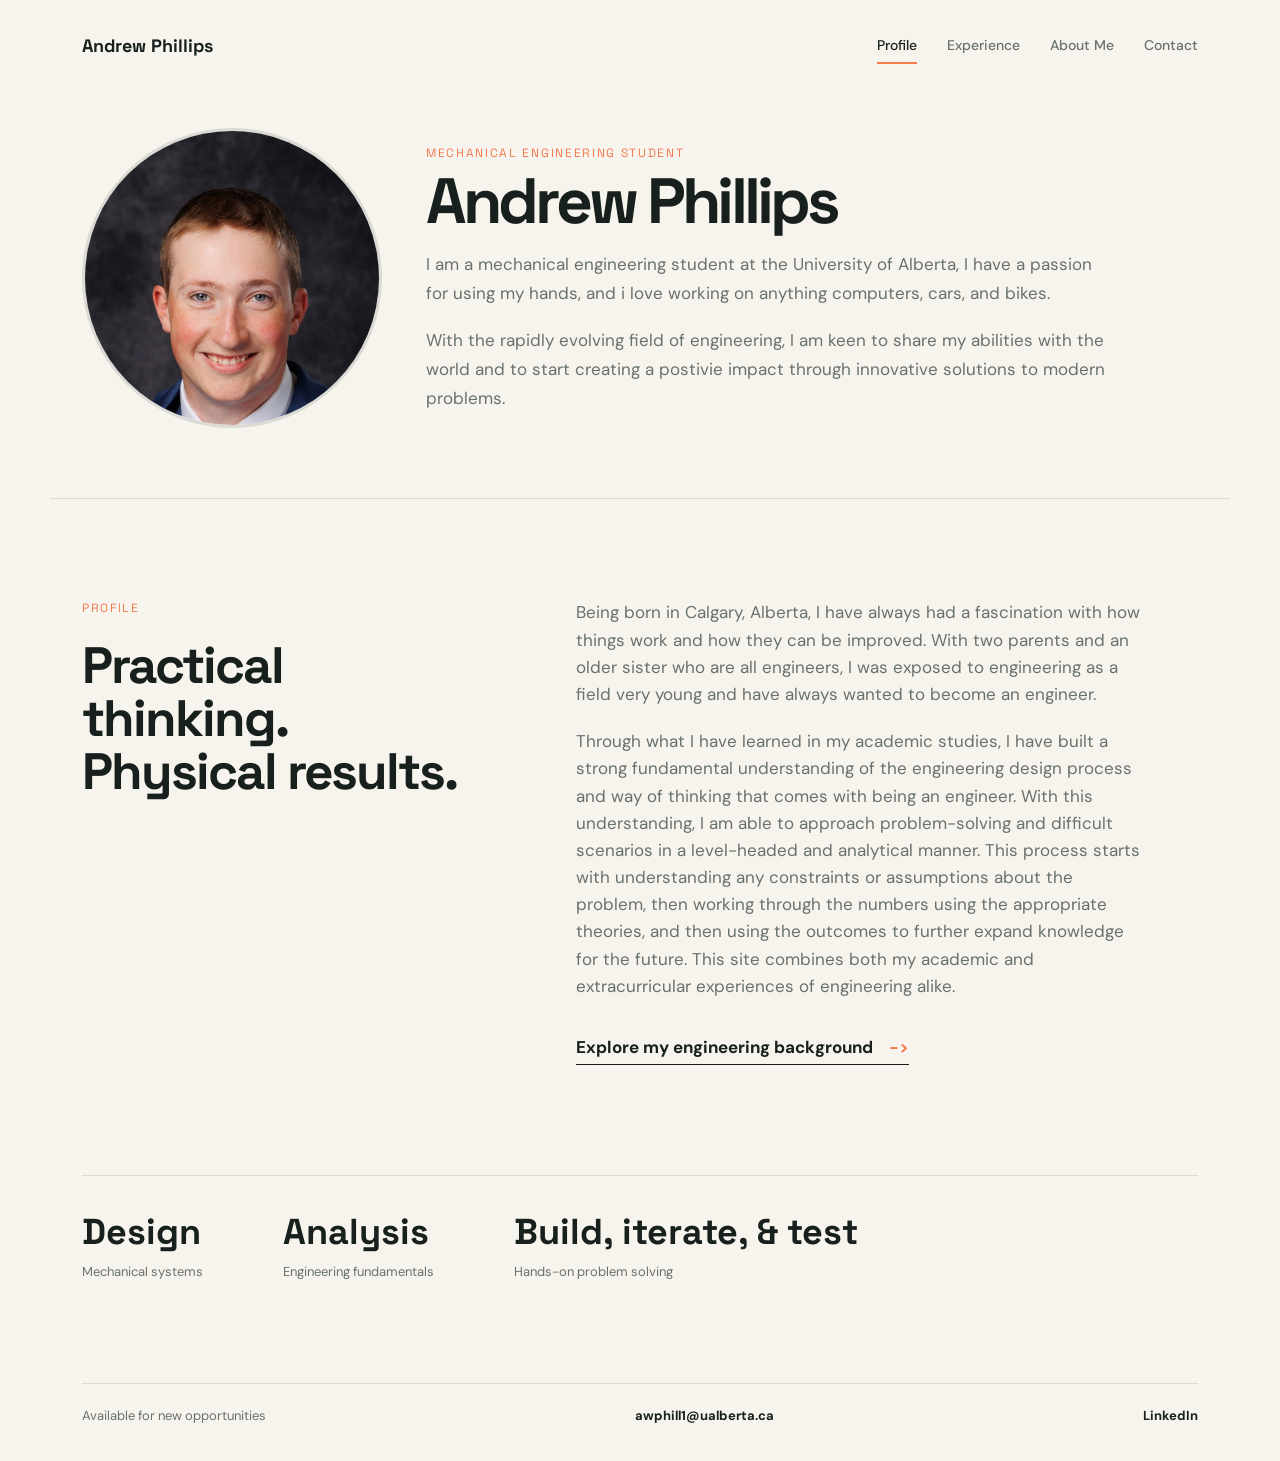
<file: index.html>
<!doctype html>
<html lang="en">
<head>
  <link rel="icon" type="image/png" href="university_of_alberta.png">
  <meta charset="utf-8">
  <meta name="viewport" content="width=device-width, initial-scale=1">
  <meta name="description" content="Andrew Phillips, mechanical engineering student at the University of Alberta.">
  <title>Andrew Phillips | Mechanical Engineering Student</title>
  <link rel="preconnect" href="https://fonts.googleapis.com">
  <link rel="preconnect" href="https://fonts.gstatic.com" crossorigin>
  <link href="https://fonts.googleapis.com/css2?family=DM+Sans:wght@400;500;700&family=Space+Grotesk:wght@500;600;700&display=swap" rel="stylesheet">
  <link rel="stylesheet" href="style.css">
</head>
<body>
  <nav class="site-nav" aria-label="Main navigation">
    <a class="brand" href="index.html">Andrew Phillips</a>
    <div class="nav-links">
      <a class="active" href="index.html">Profile</a>
      <a href="experience.html">Experience</a>
      <a href="projects.html">About Me</a>
      <a href="contact.html">Contact</a>
    </div>
  </nav>

  <header class="profile-hero">
    <img class="profile-hero-photo" src="brand-headshot-cropped.jpg" alt="Andrew Phillips portrait">
    <div class="profile-hero-copy">
      <p class="eyebrow">Mechanical engineering student</p>
      <h1>Andrew Phillips</h1>
      <div class="profile-blurbs">
        <p>I am a mechanical engineering student at the University of Alberta, I have a passion for using my hands, and i love working on anything computers, cars, and bikes.</p>
        <p>With the rapidly evolving field of engineering, I am keen to share my abilities with the world and to start creating a postivie impact through innovative solutions to modern problems.</p>
      </div>
    </div>
  </header>

  <main class="page-shell">
    <section class="intro-grid">
      <div>
        <p class="eyebrow accent">Profile</p>
        <h2>Practical thinking.<br>Physical results.</h2>
      </div>
      <div class="body-copy">
        <p>Being born in Calgary, Alberta, I have always had a fascination with how things work and how they can be improved. With two parents and an older sister who are all engineers, I was exposed to engineering as a field very young and have always wanted to become an engineer.</p>
        <p>Through what I have learned in my academic studies, I have built a strong fundamental understanding of the engineering design process and way of thinking that comes with being an engineer. With this understanding, I am able to approach problem-solving and difficult scenarios in a level-headed and analytical manner. This process starts with understanding any constraints or assumptions about the problem, then working through the numbers using the appropriate theories, and then using the outcomes to further expand knowledge for the future. This site combines both my academic and extracurricular experiences of engineering alike.</p>
        <a class="text-link" href="experience.html">Explore my engineering background <span>-></span></a>
      </div>
    </section>

    <section class="stat-row" aria-label="Engineering focus areas">
      <div><strong>Design</strong><span>Mechanical systems</span></div>
      <div><strong>Analysis</strong><span>Engineering fundamentals</span></div>
      <div><strong>Build, iterate, &amp; test</strong><span>Hands-on problem solving</span></div>
    </section>
  </main>

  <footer class="site-footer"><span>Available for new opportunities</span><a href="mailto:awphill1@ualberta.ca">awphill1@ualberta.ca</a><a href="https://www.linkedin.com/in/andrew-phillips-90686b3b1/" target="_blank" rel="noopener noreferrer">LinkedIn</a></footer>
</body>
</html>
</file>
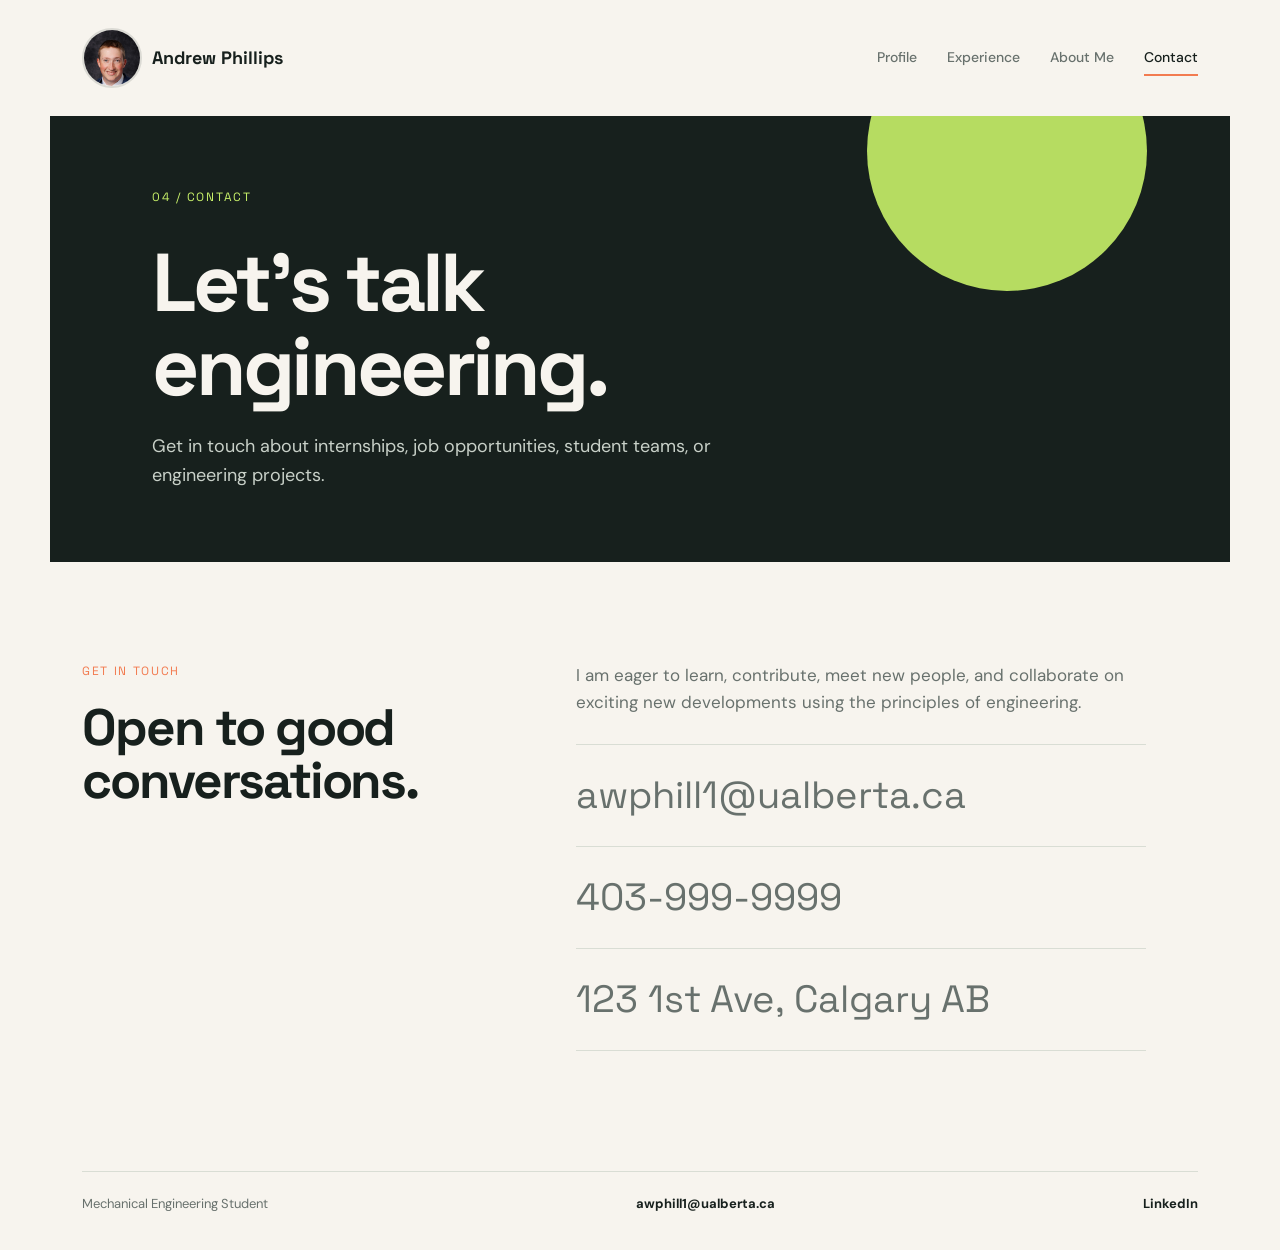
<file: contact.html>
<!doctype html>
<html lang="en">
<head>
  <link rel="icon" type="image/png" href="university_of_alberta.png">
  <meta charset="utf-8">
  <meta name="viewport" content="width=device-width, initial-scale=1">
  <title>Andrew Phillips | Contact</title>
  <link rel="preconnect" href="https://fonts.googleapis.com"><link rel="preconnect" href="https://fonts.gstatic.com" crossorigin>
  <link href="https://fonts.googleapis.com/css2?family=DM+Sans:wght@400;500;700&family=Space+Grotesk:wght@500;600;700&display=swap" rel="stylesheet"><link rel="stylesheet" href="style.css">
</head>
<body>
  <nav class="site-nav" aria-label="Main navigation"><a class="brand" href="index.html"><img class="brand-photo" src="brand-headshot-cropped.jpg" alt="Andrew Phillips portrait"> Andrew Phillips</a><div class="nav-links"><a href="index.html">Profile</a><a href="experience.html">Experience</a><a href="projects.html">About Me</a><a class="active" href="contact.html">Contact</a></div></nav>
  <header class="banner"><p class="eyebrow">04 / Contact</p><h1>Let’s talk engineering.</h1><p class="banner-copy">Get in touch about internships, job opportunities, student teams, or engineering projects.</p></header>
  <main class="page-shell"><div class="content-grid"><div><p class="eyebrow accent">Get in touch</p><h2>Open to good<br>conversations.</h2></div><div class="body-copy"><p>I am eager to learn, contribute, meet new people, and collaborate on exciting new developments using the principles of engineering.</p><div class="contact-list"><a href="mailto:awphill1@ualberta.ca">awphill1@ualberta.ca</a><a href="tel:4039999999">403-999-9999</a><a>123 1st Ave, Calgary AB</a></div></div></div></main>
  <footer class="site-footer"><span>Mechanical Engineering Student</span><a href="mailto:awphill1@ualberta.ca">awphill1@ualberta.ca</a><a href="https://www.linkedin.com/in/andrew-phillips-90686b3b1/" target="_blank" rel="noopener noreferrer">LinkedIn</a></footer>
</body>
</html>
</file>
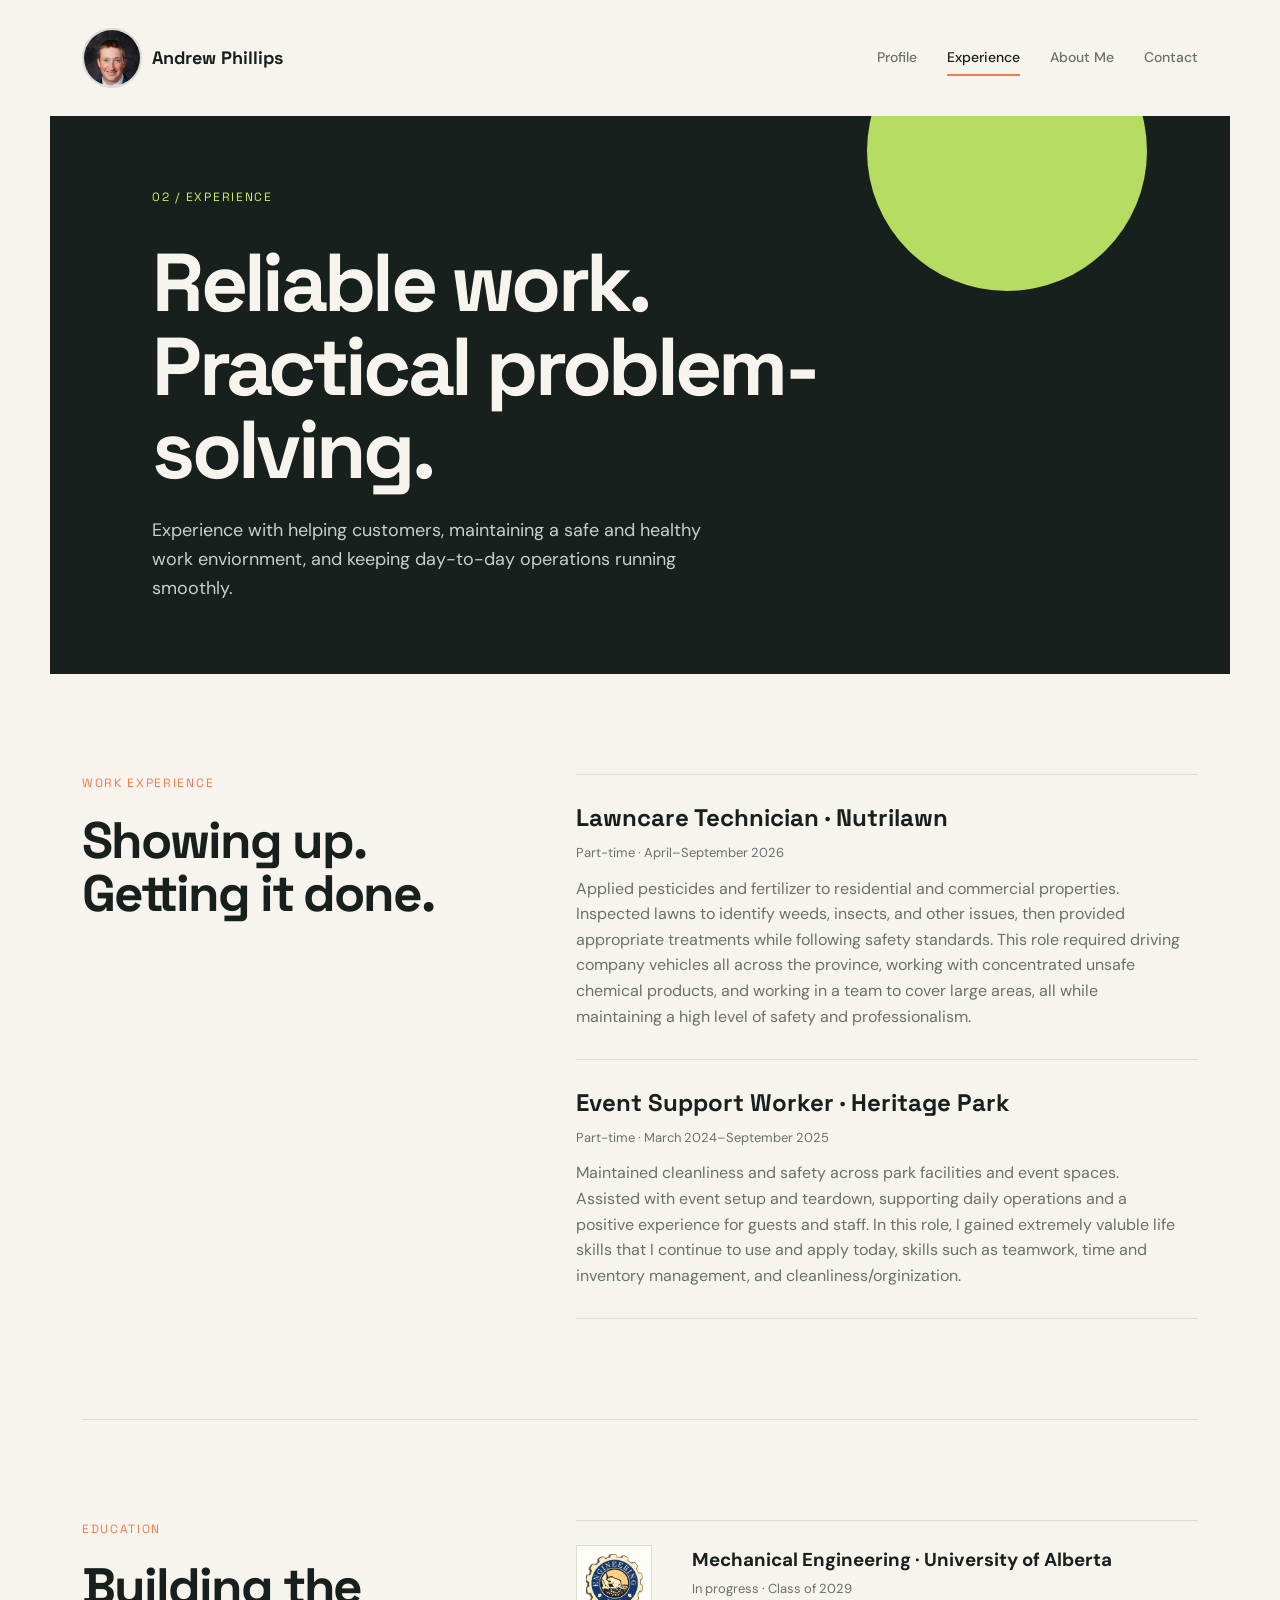
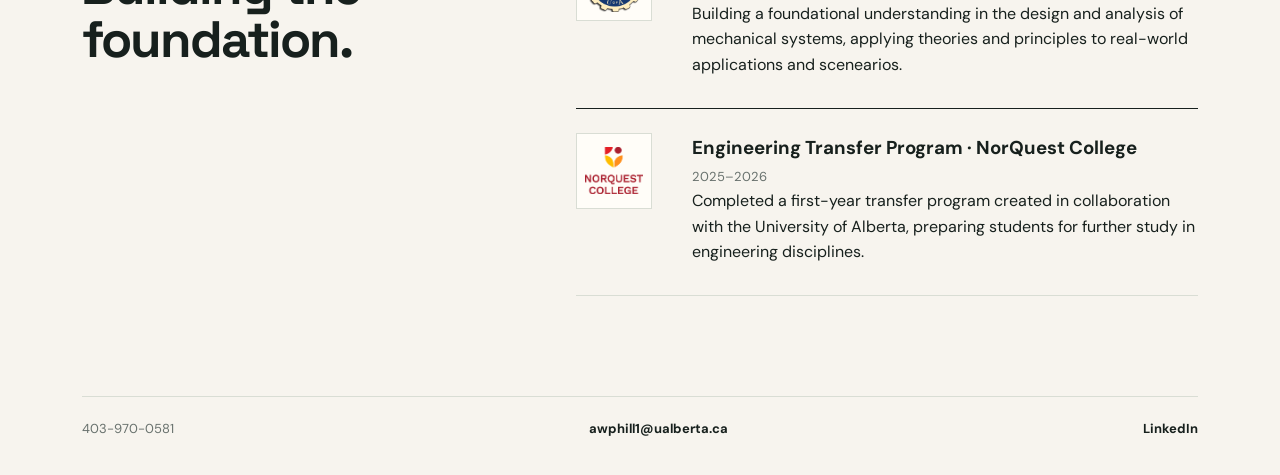
<file: experience.html>
<!doctype html>
<html lang="en">
<head>
  <link rel="icon" type="image/png" href="university_of_alberta.png">
  <meta charset="utf-8">
  <meta name="viewport" content="width=device-width, initial-scale=1">
  <title>Andrew Phillips | Work Experience</title>
  <link rel="preconnect" href="https://fonts.googleapis.com">
  <link rel="preconnect" href="https://fonts.gstatic.com" crossorigin>
  <link href="https://fonts.googleapis.com/css2?family=DM+Sans:wght@400;500;700&family=Space+Grotesk:wght@500;600;700&display=swap" rel="stylesheet">
  <link rel="stylesheet" href="style.css">
</head>
<body>
  <nav class="site-nav" aria-label="Main navigation"><a class="brand" href="index.html"><img class="brand-photo" src="brand-headshot-cropped.jpg" alt="Andrew Phillips portrait"> Andrew Phillips</a><div class="nav-links"><a href="index.html">Profile</a><a class="active" href="experience.html">Experience</a><a href="projects.html">About Me</a><a href="contact.html">Contact</a></div></nav>
  <header class="banner"><p class="eyebrow">02 / Experience</p><h1>Reliable work. Practical problem-solving.</h1><p class="banner-copy">Experience with helping customers, maintaining a safe and healthy work enviornment, and keeping day-to-day operations running smoothly.</p></header>
  <main class="page-shell">
    <section class="experience-section">
      <div class="section-heading"><p class="eyebrow accent">Work experience</p><h2>Showing up.<br>Getting it done.</h2></div>
      <div class="timeline"><article class="timeline-item"><h3>Lawncare Technician · Nutrilawn</h3><span class="meta">Part-time · April–September 2026</span><p>Applied pesticides and fertilizer to residential and commercial properties. Inspected lawns to identify weeds, insects, and other issues, then provided appropriate treatments while following safety standards. This role required driving company vehicles all across the province, working with concentrated unsafe chemical products, and working in a team to cover large areas, all while maintaining a high level of safety and professionalism.</p></article><article class="timeline-item"><h3>Event Support Worker · Heritage Park</h3><span class="meta">Part-time · March 2024–September 2025</span><p>Maintained cleanliness and safety across park facilities and event spaces. Assisted with event setup and teardown, supporting daily operations and a positive experience for guests and staff. In this role, I gained extremely valuble life skills that I continue to use and apply today, skills such as teamwork, time and inventory management, and cleanliness/orginization.</p></article></div>
    </section>
    <section class="experience-section">
      <div class="section-heading"><p class="eyebrow accent">Education</p><h2>Building the<br>foundation.</h2></div>
      <div class="education-list">
        <article class="education-item"><div class="school-logo"><img src="copy-of-faculty-of-engineering.png" alt="University of Alberta Faculty of Engineering logo"></div><div><h3>Mechanical Engineering · University of Alberta</h3><span class="meta">In progress · Class of 2029</span><p>Building a foundational understanding in the design and analysis of mechanical systems, applying theories and principles to real-world applications and scenearios.</p></div></article>
        <article class="education-item"><div class="school-logo"><img src="norquest-logo.png" alt="NorQuest College logo"></div><div><h3>Engineering Transfer Program · NorQuest College</h3><span class="meta">2025–2026</span><p>Completed a first-year transfer program created in collaboration with the University of Alberta, preparing students for further study in engineering disciplines.</p></div></article>
      </div>
    </section>
  </main>
  <footer class="site-footer"><span>403-970-0581</span><a href="mailto:awphill1@ualberta.ca">awphill1@ualberta.ca</a><a href="https://www.linkedin.com/in/andrew-phillips-90686b3b1/" target="_blank" rel="noopener noreferrer">LinkedIn</a></footer>
</body>
</html>
</file>
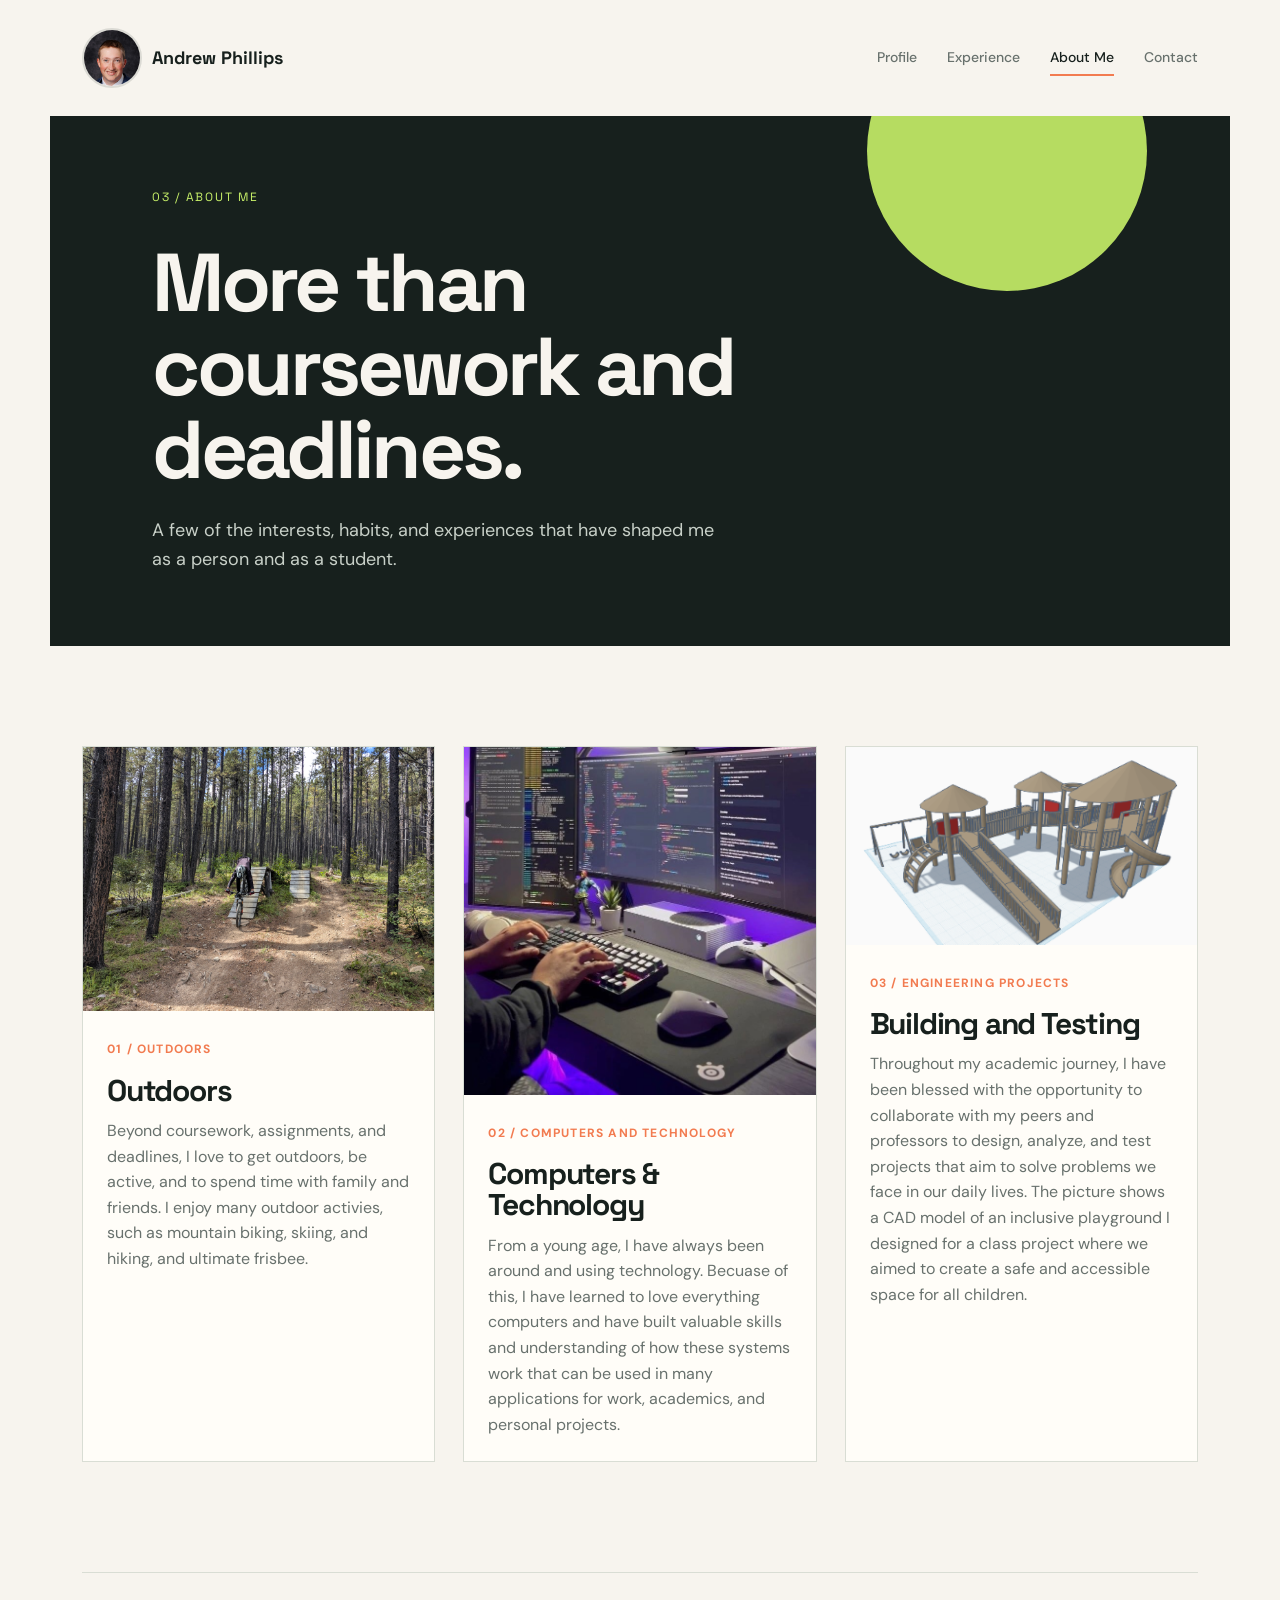
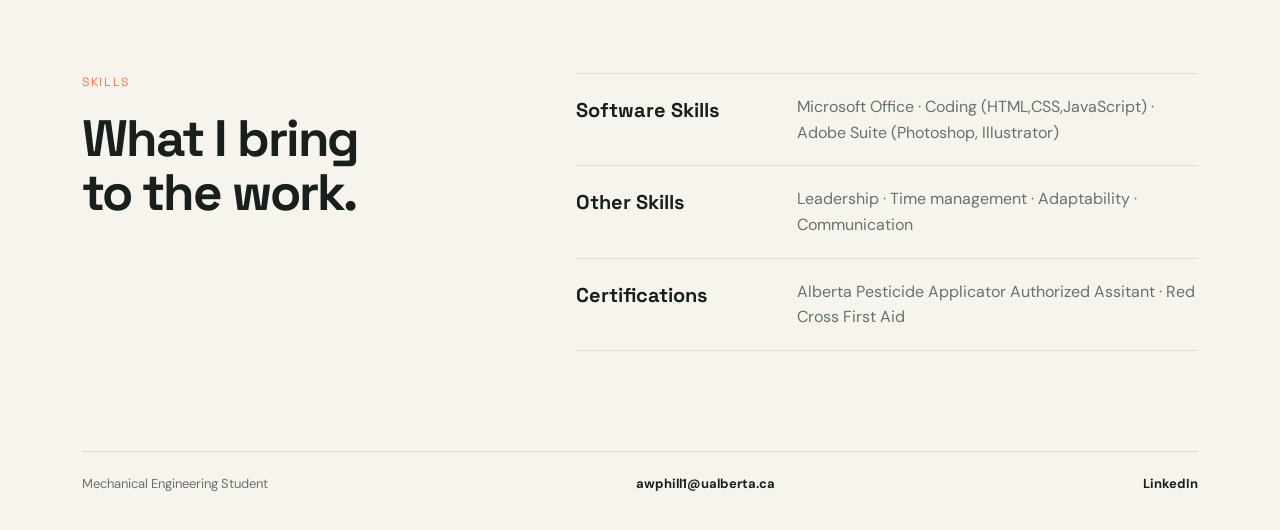
<file: projects.html>
<!doctype html>
<html lang="en">
<head>
  <link rel="icon" type="image/png" href="university_of_alberta.png">
  <meta charset="utf-8">
  <meta name="viewport" content="width=device-width, initial-scale=1">
  <title>Andrew Phillips | About Me</title>
  <link rel="preconnect" href="https://fonts.googleapis.com"><link rel="preconnect" href="https://fonts.gstatic.com" crossorigin>
  <link href="https://fonts.googleapis.com/css2?family=DM+Sans:wght@400;500;700&family=Space+Grotesk:wght@500;600;700&display=swap" rel="stylesheet"><link rel="stylesheet" href="style.css">
</head>
<body>
  <nav class="site-nav" aria-label="Main navigation"><a class="brand" href="index.html"><img class="brand-photo" src="brand-headshot-cropped.jpg" alt="Andrew Phillips portrait"> Andrew Phillips</a><div class="nav-links"><a href="index.html">Profile</a><a href="experience.html">Experience</a><a class="active" href="projects.html">About Me</a><a href="contact.html">Contact</a></div></nav>
  <header class="banner"><p class="eyebrow">03 / About me</p><h1>More than coursework and deadlines.</h1><p class="banner-copy">A few of the interests, habits, and experiences that have shaped me as a person and as a student.</p></header>
  <main class="page-shell">
    <section class="about-grid" aria-label="About Andrew">
      <article class="about-card"><div class="about-card-media has-image"><img src="biking-photo.jpg" alt="Mountain biking"></div><div class="about-card-content"><span class="tag">01 / Outdoors</span><h2>Outdoors</h2><p>Beyond coursework, assignments, and deadlines, I love to get outdoors, be active, and to spend time with family and friends. I enjoy many outdoor activies, such as mountain biking, skiing, and hiking, and ultimate frisbee.</p></div></article>
      <article class="about-card"><div class="about-card-media has-image"><img src="computers-technology.jpg" alt="Pinterest programming phot"></div><div class="about-card-content"><span class="tag">02 / Computers and Technology</span><h2>Computers &amp; Technology</h2><p>From a young age, I have always been around and using technology. Becuase of this, I have learned to love everything computers and have built valuable skills and understanding of how these systems work that can be used in many applications for work, academics, and personal projects.</p></div></article>
      <article class="about-card"><div class="about-card-media has-image"><img src="playground.png" alt="Inclusive playground"></div><div class="about-card-content"><span class="tag">03 / Engineering projects</span><h2>Building and Testing</h2><p>Throughout my academic journey, I have been blessed with the opportunity to collaborate with my peers and professors to design, analyze, and test projects that aim to solve problems we face in our daily lives. The picture shows a CAD model of an inclusive playground I designed for a class project where we aimed to create a safe and accessible space for all children.</p></div></article>
    </section>
    <section class="skills-section">
      <div><p class="eyebrow accent">Skills</p><h2>What I bring<br>to the work.</h2></div>
      <div class="skills-list"><div><strong>Software Skills</strong><span>Microsoft Office · Coding (HTML,CSS,JavaScript) · Adobe Suite (Photoshop, Illustrator)</span></div><div><strong>Other Skills</strong><span>Leadership · Time management · Adaptability · Communication</span></div><div><strong>Certifications</strong><span>Alberta Pesticide Applicator Authorized Assitant · Red Cross First Aid</span></div></div>
    </section>
  </main>
  <footer class="site-footer"><span>Mechanical Engineering Student</span><a href="mailto:awphill1@ualberta.ca">awphill1@ualberta.ca</a><a href="https://www.linkedin.com/in/andrew-phillips-90686b3b1/" target="_blank" rel="noopener noreferrer">LinkedIn</a></footer>
</body>
</html>
</file>
<file: style.css>
:root {
  --ink: #17201d;
  --muted: #68716d;
  --paper: #f7f4ee;
  --card: #fffdf8;
  --lime: #c8f169;
  --line: #d9ddd4;
  --orange: #f27b50;
}

* { box-sizing: border-box; margin: 0; padding: 0; }
html { scroll-behavior: smooth; }
body { min-height: 100vh; background: var(--paper); color: var(--ink); font-family: "DM Sans", sans-serif; line-height: 1.6; }
a { color: inherit; text-decoration: none; }
.site-nav { align-items: center; display: flex; justify-content: space-between; margin: 0 auto; max-width: 1180px; padding: 28px 32px; }
.brand { align-items: center; display: flex; font-family: "Space Grotesk", sans-serif; font-size: 18px; font-weight: 700; gap: 10px; }
.brand-photo { border: 2px solid rgba(23, 32, 29, .12); border-radius: 50%; display: block; height: 60px; object-fit: cover; object-position: center 22%; width: 60px; }
.nav-links { display: flex; gap: 30px; }
.nav-links a { color: var(--muted); font-size: 14px; font-weight: 500; padding: 6px 0; }
.nav-links a:hover, .nav-links .active { color: var(--ink); border-bottom: 2px solid var(--orange); }
.profile-hero { align-items: center; border-bottom: 1px solid var(--line); display: grid; gap: 44px; grid-template-columns: 300px minmax(0, 1fr); margin: 0 auto; max-width: 1180px; padding: 36px 32px 70px; }
.profile-hero-photo { border: 3px solid rgba(23, 32, 29, .12); border-radius: 50%; display: block; height: 300px; object-fit: cover; object-position: center 18%; width: 300px; }
.profile-hero-copy { max-width: 760px; }
.profile-hero .eyebrow { color: var(--orange); font-size: 12px; margin-bottom: 8px; }
.profile-hero h1 { font-family: "Space Grotesk", sans-serif; font-size: clamp(40px, 5vw, 72px); letter-spacing: -.06em; line-height: .96; margin: 0 0 18px; }
.profile-meta { display: flex; flex-wrap: wrap; gap: 8px 20px; margin-bottom: 52px; }
.profile-meta span { color: var(--ink); font-size: 14px; font-weight: 600; }
.profile-blurbs { display: grid; gap: 18px; margin-top: 10px; max-width: 690px; }
.profile-blurbs p { color: var(--muted); font-size: 17px; line-height: 1.7; }
.banner { background: var(--ink); color: var(--paper); margin: 0 auto; max-width: 1180px; min-height: 370px; padding: 72px clamp(32px, 8vw, 120px); position: relative; overflow: hidden; }
.banner::after { background: var(--lime); border-radius: 50%; content: ""; height: 280px; opacity: .9; position: absolute; right: 7%; top: -105px; width: 280px; }
.banner > * { position: relative; z-index: 1; }
.eyebrow { font-family: "Space Grotesk", sans-serif; font-size: 12px; letter-spacing: .14em; text-transform: uppercase; }
.banner .eyebrow { color: var(--lime); }
.banner h1 { font-family: "Space Grotesk", sans-serif; font-size: clamp(42px, 7vw, 82px); letter-spacing: -.045em; line-height: 1.02; margin: 34px 0 24px; max-width: 770px; }
.banner-copy { color: #c8d0c8; font-size: 18px; max-width: 580px; }
.page-shell { margin: 0 auto; max-width: 1180px; padding: 100px 32px; }
.intro-grid, .content-grid { display: grid; gap: 80px; grid-template-columns: minmax(220px, .8fr) 1.2fr; }
.experience-section { display: grid; gap: 80px; grid-template-columns: minmax(220px, .8fr) 1.2fr; }
.experience-section + .experience-section { border-top: 1px solid var(--line); margin-top: 100px; padding-top: 100px; }
.education-list { display: grid; gap: 0; }
.education-item { align-items: start; border-top: 1px solid var(--line); display: grid; gap: 24px; grid-template-columns: 92px 1fr; padding: 24px 0 30px; }
.education-item + .education-item { border-top: 1px solid var(--ink); }
.education-item:last-child { border-bottom: 1px solid var(--line); }
.school-logo { align-items: center; background: var(--card); border: 1px solid var(--line); display: flex; height: 76px; justify-content: center; overflow: hidden; padding: 8px; width: 76px; }
.school-logo img { display: block; height: 100%; object-fit: contain; width: 100%; }
.accent { color: var(--orange); }
h2 { font-family: "Space Grotesk", sans-serif; font-size: clamp(32px, 4vw, 54px); letter-spacing: -.04em; line-height: 1.04; margin-top: 20px; }
.body-copy { color: var(--muted); font-size: 17px; max-width: 570px; }
.body-copy p + p { margin-top: 20px; }
.text-link { border-bottom: 1px solid var(--ink); color: var(--ink); display: inline-block; font-weight: 700; margin-top: 34px; padding-bottom: 3px; }
.text-link span { color: var(--orange); margin-left: 12px; }
.stat-row { border-top: 1px solid var(--line); display: flex; gap: 80px; margin-top: 110px; padding-top: 28px; }
.stat-row div { display: flex; flex-direction: column; }
.stat-row strong { font-family: "Space Grotesk", sans-serif; font-size: 36px; }
.stat-row span, .meta { color: var(--muted); font-size: 13px; }
.site-footer { border-top: 1px solid var(--line); display: flex; justify-content: space-between; margin: 0 auto; max-width: 1116px; padding: 22px 0 35px; color: var(--muted); font-size: 13px; }
.site-footer a { color: var(--ink); font-weight: 700; }
.content-grid { padding-bottom: 20px; }
.timeline, .project-list { display: grid; gap: 0; }
.about-grid { display: grid; gap: 28px; grid-template-columns: repeat(3, 1fr); }
.about-card { border: 1px solid var(--line); background: var(--card); }
.about-card-media { align-items: center; background: var(--line); color: var(--muted); display: flex; font-family: "Space Grotesk", sans-serif; font-size: 13px; height: 230px; justify-content: center; letter-spacing: .1em; max-width: 100%; overflow: hidden; text-transform: uppercase; width: 100%; }
.about-card-media.has-image { height: auto; }
.about-card-media img { display: block; height: auto; object-fit: contain; width: 100%; }
.about-card-content { padding: 24px; }
.about-card-content h2 { font-size: 30px; margin: 14px 0 12px; }
.about-card-content p { color: var(--muted); }
.skills-section { border-top: 1px solid var(--line); display: grid; gap: 80px; grid-template-columns: minmax(220px, .8fr) 1.2fr; margin-top: 110px; padding-top: 100px; }
.skills-list { border-top: 1px solid var(--line); }
.skills-list div { border-bottom: 1px solid var(--line); display: grid; gap: 20px; grid-template-columns: 1fr 2fr; padding: 20px 0; }
.skills-list strong { font-family: "Space Grotesk", sans-serif; font-size: 20px; }
.skills-list span { color: var(--muted); }
.timeline-item, .project-card { border-top: 1px solid var(--line); padding: 24px 0 30px; }
.timeline-item:last-child, .project-card:last-child { border-bottom: 1px solid var(--line); }
.timeline-item h3, .project-card h3 { font-family: "Space Grotesk", sans-serif; font-size: 24px; }
.timeline-item .meta { display: block; margin: 5px 0 12px; }
.timeline-item p, .project-card p { color: var(--muted); max-width: 610px; }
.project-card { display: grid; gap: 24px; grid-template-columns: 1fr 2fr; }
.tag { color: var(--orange); font-size: 12px; font-weight: 700; letter-spacing: .1em; text-transform: uppercase; }
.contact-list { border-top: 1px solid var(--line); margin-top: 28px; }
.contact-list a { border-bottom: 1px solid var(--line); display: block; font-family: "Space Grotesk", sans-serif; font-size: clamp(22px, 4vw, 38px); padding: 20px 0; }
.contact-list a:hover { color: var(--orange); }
@media (max-width: 680px) {
  .site-nav { align-items: flex-start; flex-direction: column; gap: 20px; padding: 22px 20px; }
  .nav-links { flex-wrap: wrap; gap: 14px 20px; }
  .banner { min-height: 440px; padding: 54px 24px; }
  .banner h1 { font-size: 48px; margin-top: 48px; }
  .page-shell { padding: 68px 24px; }
  .intro-grid, .content-grid, .experience-section, .skills-section { gap: 42px; grid-template-columns: 1fr; }
  .about-grid { grid-template-columns: 1fr; }
  .about-card-media { height: 210px; width: 100%; }
  .about-card-media.has-image { height: auto; }
  .experience-section + .experience-section { margin-top: 68px; padding-top: 68px; }
  .stat-row { gap: 22px; justify-content: space-between; margin-top: 70px; }
  .stat-row strong { font-size: 28px; }
  .site-footer { align-items: flex-start; flex-direction: column; gap: 8px; margin: 0 24px; }
  .project-card { grid-template-columns: 1fr; gap: 10px; }
  .skills-list div { gap: 8px; grid-template-columns: 1fr; }
  .education-item { gap: 16px; grid-template-columns: 68px 1fr; }
  .school-logo { height: 60px; width: 60px; }
}
</file>
